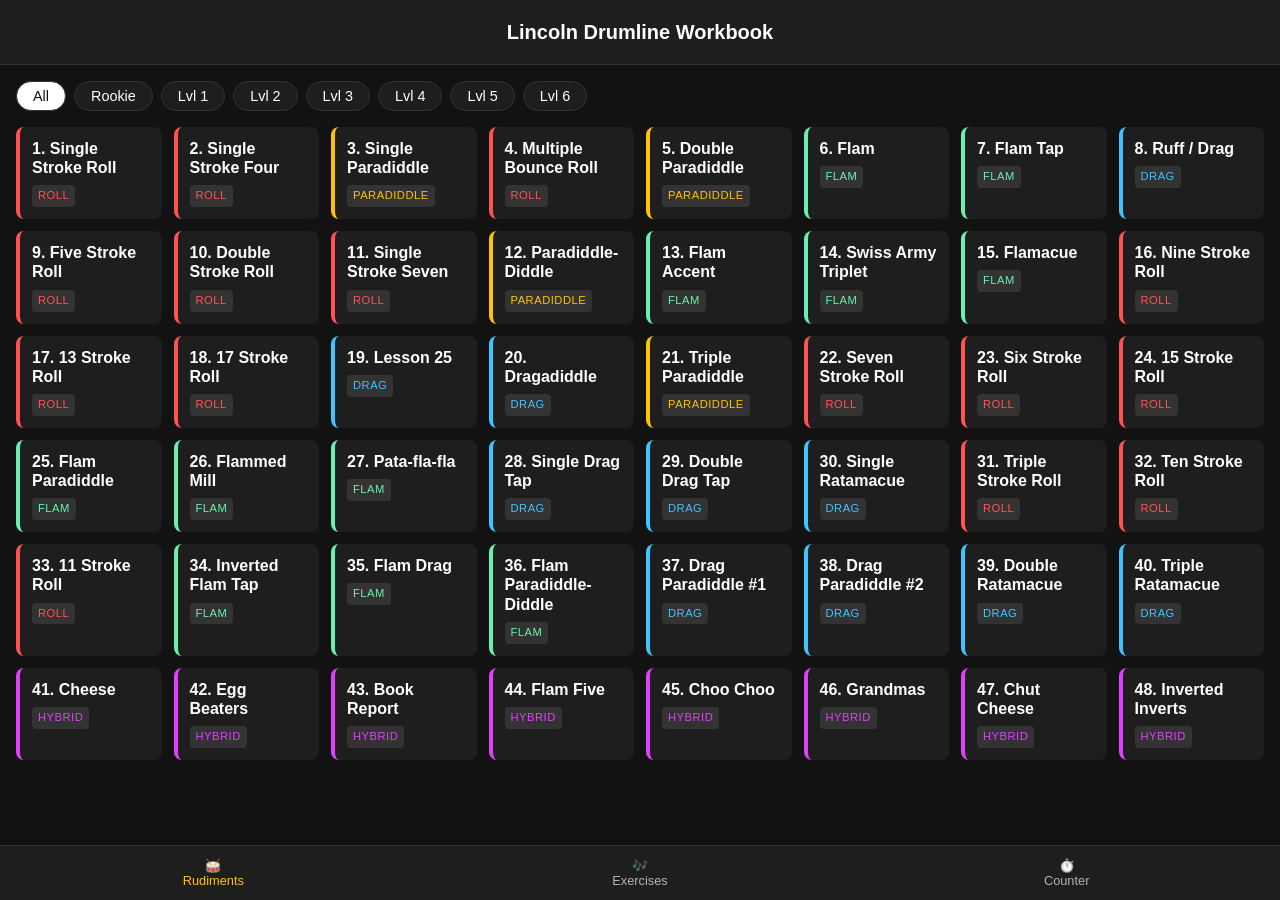
<file: index.html>
<!DOCTYPE html>
<html lang="en">
<head>
  <meta charset="UTF-8">
  <meta name="viewport" content="width=device-width, initial-scale=1.0, maximum-scale=1.0, user-scalable=no">
  <title>Lincoln Drumline Workbook</title>
  <link rel="manifest" href="manifest.json">
  <link rel="apple-touch-icon" href="assets/images/icon-192.png">
  <link rel="stylesheet" href="styles.css">
  <!-- Theme color for mobile browsers -->
  <meta name="theme-color" content="#121212">
</head>
<body>

  <!-- App Header -->
  <header>
    <h1>Lincoln Drumline Workbook</h1>
  </header>

  <!-- Main Content Area -->
  <main>
    
    <!-- MODULE 1: Curriculum / Rudiments View -->
    <section id="view-rudiments" class="view active">
      <div class="level-filters">
        <button class="filter-btn active" data-level="all">All</button>
        <button class="filter-btn" data-level="0">Rookie</button>
        <button class="filter-btn" data-level="1">Lvl 1</button>
        <button class="filter-btn" data-level="2">Lvl 2</button>
        <button class="filter-btn" data-level="3">Lvl 3</button>
        <button class="filter-btn" data-level="4">Lvl 4</button>
        <button class="filter-btn" data-level="5">Lvl 5</button>
        <button class="filter-btn" data-level="6">Lvl 6</button>
      </div>
      
      <div id="rudiment-grid" class="grid-container">
        <!-- Rudiment Cards injected via app.js -->
      </div>
    </section>

    <!-- MODULE 2: Transient Stroke Counter -->
    <section id="view-counter" class="view hidden">
      <div class="counter-container">
        <h2>Stroke Counter</h2>
        <p class="subtitle">Use practice pad & device mic</p>
        
        <div class="meter-box">
          <div id="audio-level-bar"></div>
        </div>
        
        <div class="controls-group">
          <label>Sensitivity: <span id="sens-val">50</span>%</label>
          <input type="range" id="sensitivity-slider" min="1" max="100" value="50">
          
          <label>Duration: <span id="dur-val">15</span>s</label>
          <input type="range" id="duration-slider" min="5" max="60" step="5" value="15">
        </div>

        <div class="button-group">
          <button id="start-counter-btn" class="primary-btn">Start</button>
          <button id="reset-counter-btn" class="secondary-btn">Reset</button>
        </div>
        
        <div class="metrics-dashboard">
          <div class="metric"><h3>Strokes</h3><span id="metric-strokes">0</span></div>
          <div class="metric"><h3>Time Left</h3><span id="metric-time">0.0</span>s</div>
          <div class="metric"><h3>SPS</h3><span id="metric-sps">0.0</span></div>
          <div class="metric"><h3>16th BPM</h3><span id="metric-bpm">0</span></div>
        </div>
      </div>
    </section>

  </main>

  <!-- Bottom Navigation -->
  <nav class="bottom-nav">
      <button class="nav-item active" id="nav-rudiments" data-target="view-rudiments">
        🥁<br>Rudiments
      </button>
      <button class="nav-item" id="nav-exercises" data-target="view-rudiments">
        🎶<br>Exercises
      </button>
      <button class="nav-item" id="nav-counter" data-target="view-counter">
        ⏱️<br>Counter
      </button>
  </nav>

  <!-- FULL SCREEN PRACTICE MODAL -->
  <div id="practice-modal" class="modal hidden">
    <div class="modal-header">
      <button id="close-modal-btn" class="icon-btn">✕ Back</button>
      <h2 id="modal-title">Rudiment Name</h2>
      <span id="modal-category" class="badge">Category</span>
    </div>

    <!-- Swipeable Image Viewer -->
    <div class="viewer-container" id="swipe-container">
      <div class="toggle-group">
        <button class="toggle-btn active" data-panel="base">Rudiment</button>
        <button class="toggle-btn" data-panel="app">Application</button>
      </div>
      <div class="swipe-track" id="swipe-track">
        <div class="panel" id="panel-base">
          <!-- Images injected via JS -->
        </div>
        <div class="panel" id="panel-app">
          <!-- Images injected via JS -->
        </div>
      </div>
    </div>

    <!-- Embedded Tools: Metronome & PB Log -->
    <div class="tools-container">
      
      <!-- Metronome -->
      <div class="metronome-box">
        <div class="tempo-display">
          <button id="bpm-down">-</button>
          <span id="bpm-display">120</span> BPM
          <button id="bpm-up">+</button>
        </div>
        <input type="range" id="bpm-slider" min="40" max="220" value="120">
        <button id="play-metronome-btn" class="primary-btn">▶ Play Metronome</button>
        <div id="visual-flash" class="flash-indicator"></div>
      </div>

      <!-- Personal Best Logger -->
      <div class="pb-box">
        <label>Personal Best (BPM):</label>
        <div class="pb-input-group">
          <input type="number" id="pb-input" min="0" max="300" placeholder="e.g. 140">
          <button id="save-pb-btn">Save</button>
        </div>
        <small>Saved locally to your device.</small>
      </div>

    </div>
  </div>

  <!-- Service Worker Registration -->
  <script>
    if ('serviceWorker' in navigator) {
      window.addEventListener('load', () => {
        navigator.serviceWorker.register('./sw.js')
          .then(reg => console.log('SW Registered', reg))
          .catch(err => console.error('SW Registration Failed', err));
      });
    }
  </script>

  <!-- Application Logic -->
  <script src="app.js"></script>
  <script src="counter.js"></script>
</body>
</html>
</file>
<file: styles.css>
:root {
  --bg-color: #121212;
  --surface-color: #1e1e1e;
  --text-primary: #ffffff;
  --text-secondary: #b3b3b3;
  --accent-color: #FFC107;
  
  /* Category Colors */
  --cat-roll: #ff5252;      /* Red */
  --cat-diddle: #FFC107;    /* Amber/Yellow */
  --cat-flam: #69f0ae;      /* Green */
  --cat-drag: #40c4ff;      /* Light Blue */
  --cat-hybrid: #e040fb;    /* Purple */
}

* {
  box-sizing: border-box;
  margin: 0;
  padding: 0;
  -webkit-tap-highlight-color: transparent;
}

body {
  font-family: -apple-system, BlinkMacSystemFont, "Segoe UI", Roboto, Helvetica, Arial, sans-serif;
  background-color: var(--bg-color);
  color: var(--text-primary);
  line-height: 1.6;
  padding-bottom: 70px; /* Space for bottom nav */
}

header {
  padding: 16px;
  background-color: var(--surface-color);
  text-align: center;
  position: sticky;
  top: 0;
  z-index: 10;
  border-bottom: 1px solid #333;
}

h1 { font-size: 1.25rem; }
h2 { font-size: 1.1rem; margin-bottom: 8px; }

/* Views */
.view { display: none; padding: 16px; }
.view.active { display: block; }

/* Level Filters */
.level-filters {
  display: flex;
  overflow-x: auto;
  gap: 8px;
  padding-bottom: 16px;
  scrollbar-width: none;
}
.level-filters::-webkit-scrollbar { display: none; }

.filter-btn {
  background: var(--surface-color);
  color: var(--text-primary);
  border: 1px solid #333;
  border-radius: 20px;
  padding: 6px 16px;
  white-space: nowrap;
  font-size: 0.9rem;
  cursor: pointer;
}
.filter-btn.active {
  background: var(--text-primary);
  color: var(--bg-color);
}

/* Rudiment Grid */
.grid-container {
  display: grid;
  grid-template-columns: repeat(auto-fill, minmax(140px, 1fr));
  gap: 12px;
}

.rudiment-card {
  background: var(--surface-color);
  border-radius: 8px;
  padding: 12px;
  display: flex;
  flex-direction: column;
  align-items: flex-start;
  cursor: pointer;
  border-left: 4px solid #555; /* Overridden by JS inline style */
}

.rudiment-card h3 {
  font-size: 1rem;
  line-height: 1.2;
  margin-bottom: 8px;
}

.badge {
  font-size: 0.7rem;
  padding: 2px 6px;
  border-radius: 4px;
  background: #333;
  text-transform: uppercase;
  letter-spacing: 0.5px;
}

/* Bottom Nav */
.bottom-nav {
  position: fixed;
  bottom: 0;
  left: 0;
  right: 0;
  background: var(--surface-color);
  display: grid;
  grid-template-columns: repeat(3, 1fr);
  padding: 12px 0 calc(12px + env(safe-area-inset-bottom));
  border-top: 1px solid #333;
  z-index: 100;
}

.nav-item {
  background: none;
  border: none;
  color: var(--text-secondary);
  font-size: 0.8rem;
  display: flex;
  flex-direction: column;
  align-items: center;
  gap: 4px;
}
.nav-item.active { color: var(--accent-color); }
.nav-item span { font-size: 1.5rem; }

/* Practice Modal */
.modal {
  position: fixed;
  top: 0; left: 0; right: 0; bottom: 0;
  background: var(--bg-color);
  z-index: 200;
  display: flex;
  flex-direction: column;
  overflow-y: auto;
}
.modal.hidden { display: none; }

.modal-header {
  padding: 16px;
  background: var(--surface-color);
  display: flex;
  align-items: center;
  flex-wrap: wrap;
  gap: 12px;
}
.icon-btn {
  background: none; border: none;
  color: var(--text-secondary);
  font-size: 1rem; padding: 8px; margin-left: -8px;
}

/* Swipe Viewer */
.viewer-container {
  width: 100%;
  overflow: hidden;
  position: relative;
  border-bottom: 1px solid #333;
  flex: 1 0 auto;
  min-height: 250px;
}

.toggle-group {
  display: flex;
  background: var(--surface-color);
}
.toggle-btn {
  flex: 1; padding: 12px;
  background: none; border: none; border-bottom: 2px solid transparent;
  color: var(--text-secondary);
}
.toggle-btn.active {
  color: var(--text-primary);
  border-bottom-color: var(--accent-color);
}

.swipe-track {
  display: flex;
  width: 200%;
  transition: transform 0.3s ease-out;
}
.panel {
  width: 50%;
  display: flex;
  flex-direction: column; 
  gap: 24px; 
  justify-content: center;
  align-items: center;
  background: #000;
  min-height: 200px;
  padding: 16px;
  overflow-y: auto;
}
.panel img { max-width: 100%; max-height: 250px; object-fit: contain; }
.img-fallback { color: #555; font-style: italic; }

/* Tools */
.tools-container { padding: 16px; display: flex; flex-direction: column; gap: 24px; }

.metronome-box, .pb-box, .counter-container {
  background: var(--surface-color);
  padding: 16px;
  border-radius: 8px;
}

.tempo-display {
  display: flex; justify-content: space-between; align-items: center;
  font-size: 1.5rem; margin-bottom: 16px;
}
.tempo-display button {
  background: #333; color: white; border: none;
  width: 44px; height: 44px; border-radius: 22px; font-size: 1.2rem;
}

input[type="range"] { width: 100%; margin-bottom: 16px; }

.primary-btn {
  width: 100%; padding: 14px;
  background: var(--accent-color); color: white;
  border: none; border-radius: 8px;
  font-size: 1rem; font-weight: bold;
}

.flash-indicator {
  height: 8px; width: 100%; border-radius: 4px;
  background: #333; margin-top: 12px; transition: background 0.1s;
}
.flash-indicator.flash { background: var(--cat-diddle); }

.pb-input-group { display: flex; gap: 8px; margin: 8px 0; }
.pb-input-group input {
  flex: 1; padding: 12px; border-radius: 8px;
  background: #111; border: 1px solid #333; color: white;
}
.pb-input-group button {
  padding: 0 20px; background: #333; color: white;
  border: none; border-radius: 8px;
}

.button-group { 
  display: flex; 
  gap: 12px; 
  margin-bottom: 16px; 
}
.secondary-btn {
  width: 100%; 
  padding: 14px;
  background: transparent; 
  color: var(--text-primary);
  border: 1px solid #555; 
  border-radius: 8px;
  font-size: 1rem; 
  font-weight: bold; 
}

/* --- Landscape & Immersive Mode Overrides --- */

/* Allow images to grow larger when phone is sideways */
@media (orientation: landscape) {
  .viewer-container { min-height: 75vh; }
  .panel { min-height: 75vh; }
  .panel img { max-height: 70vh; }
}

/* --- FORCE IMMERSIVE FULLSCREEN --- */
/* 1. Hide all the menus and tools */
.modal.immersive .modal-header,
.modal.immersive .toggle-group,
.modal.immersive .tools-container {
  display: none !important;
}

/* 2. Force the image viewer to take up the whole screen */
.modal.immersive {
  background: #000 !important;
  justify-content: center !important;
}
.modal.immersive .viewer-container,
.modal.immersive .swipe-track,
.modal.immersive .panel {
  height: 100vh !important;
  min-height: 100vh !important;
  padding: 0 !important;
  margin: 0 !important;
  border: none !important;
}
.modal.immersive .panel img {
  max-height: 100vh !important;
  max-width: 100vw !important;
  object-fit: contain !important;
}
</file>
